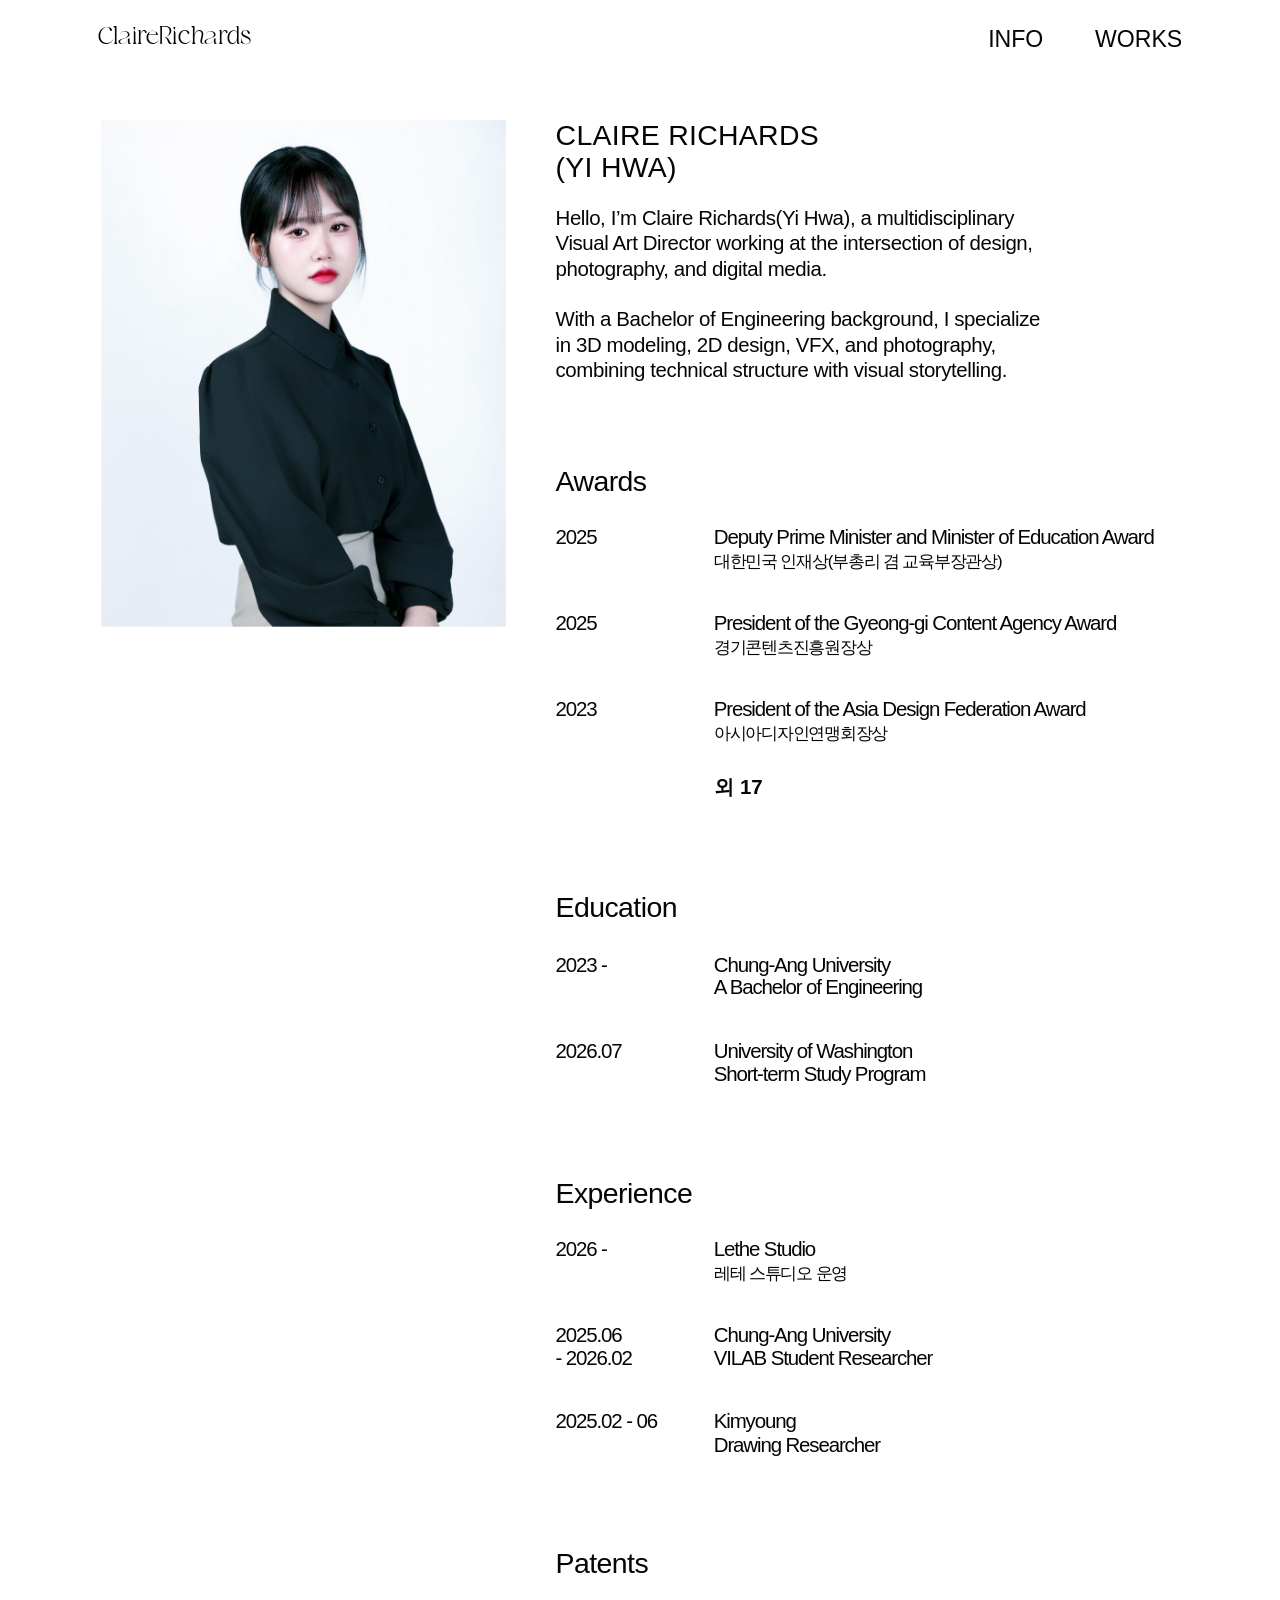
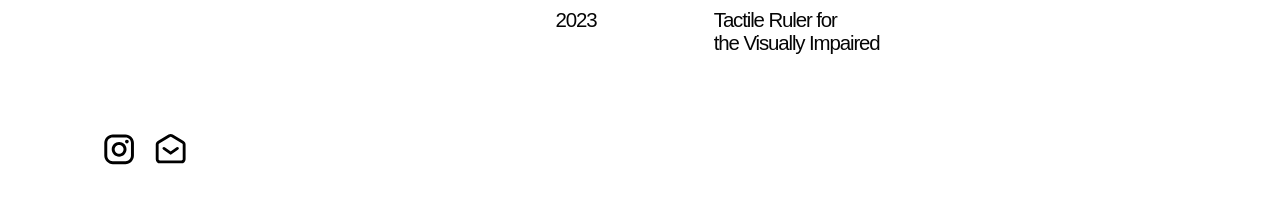
<file: info.html>
<!doctype html>
<html lang="ko">
<head>
  <meta charset="UTF-8" />
  <meta name="viewport" content="width=device-width, initial-scale=1.0" />
  <title>Info | Claire Richards</title>
  <meta name="description" content="Claire Richards profile, awards, education, experience, and patents." />
  <link rel="stylesheet" href="./styles.css" />
</head>

<body id="info">
  <div id="desktop-scale">
    <div id="page">
      <header id="top">
        <a id="logo" href="./index.html" aria-label="Claire Richards Home">ClaireRichards</a>

        <nav id="menu" aria-label="Main navigation">
          <a href="./info.html">INFO</a>
          <a href="./works.html">WORKS</a>
        </nav>
      </header>

      <main id="info-main">
        <section id="profile">
          <img
            id="profile-photo"
            src="./assets/images/info-profile.webp"
            alt="Portrait of Claire Richards"
          />

          <div id="profile-text">
            <h1>CLAIRE RICHARDS<br />(YI HWA)</h1>

            <p>Hello, I’m Claire Richards(Yi Hwa), a multidisciplinary Visual Art Director working at the intersection of design, photography, and digital media.</p>

            <p>With a Bachelor of Engineering background, I specialize in 3D modeling, 2D design, VFX, and photography, combining technical structure with visual storytelling.</p>
          </div>
        </section>

        <section id="info-list">
          <h2>Awards</h2>

          <div class="row">
            <span>2025</span>
            <p>Deputy Prime Minister and Minister of Education Award<br /><em>대한민국 인재상(부총리 겸 교육부장관상)</em></p>
          </div>

          <div class="row">
            <span>2025</span>
            <p>President of the Gyeong-gi Content Agency Award<br /><em>경기콘텐츠진흥원장상</em></p>
          </div>

          <div class="row">
            <span>2023</span>
            <p>President of the Asia Design Federation Award<br /><em>아시아디자인연맹회장상</em></p>
          </div>

          <p id="more-awards">외 17</p>

          <h2>Education</h2>

          <div class="row">
            <span>2023 -</span>
            <p>Chung-Ang University<br />A Bachelor of Engineering</p>
          </div>

          <div class="row">
            <span>2026.07</span>
            <p>University of Washington<br />Short-term Study Program</p>
          </div>

          <h2>Experience</h2>

          <div class="row">
            <span>2026 -</span>
            <p>Lethe Studio<br /><em>레테 스튜디오 운영</em></p>
          </div>

          <div class="row">
            <span>2025.06<br />- 2026.02</span>
            <p>Chung-Ang University<br />VILAB Student Researcher</p>
          </div>

          <div class="row">
            <span>2025.02 - 06</span>
            <p>Kimyoung<br />Drawing Researcher</p>
          </div>

          <h2>Patents</h2>

          <div class="row">
            <span>2023</span>
            <p>Tactile Ruler for<br />the Visually Impaired</p>
          </div>
        </section>
      </main>

      <footer id="sub-footer">
        <div id="social-icons" aria-label="Social links">
          <a href="https://www.instagram.com/_awhiii/" target="_blank" rel="noopener" aria-label="Instagram">
            <img src="./assets/icons/instagram.svg" alt="Instagram" />
          </a>

          <a href="mailto:awhiii.vd@gmail.com" aria-label="Email">
            <img id="email-icon" src="./assets/icons/email.svg" alt="Email" />
          </a>
        </div>

        <div id="footer-logo">Claire Richards</div>
      </footer>
    </div>
  </div>

  <script src="./scale.js"></script>
</body>
</html>
</file>
<file: styles.css>
/* =========================================================
   Claire Richards Portfolio
   - HTML 구조를 쉽게 보려고 id 위주로 작성함
   - 모바일 기본값 먼저 작성, 아래쪽 @media 안이 데스크탑
   - 폰트: Helvetica / Styalista / Pretendard만 사용
   - Styalista는 폰트 파일을 넣지 않았기 때문에, PC에 설치되어 있거나
     직접 웹폰트를 연결해야 실제로 적용됨
========================================================= */
@font-face {
  font-family: "Stalysta";
  src: url("./assets/fonts/Stalysta.ttf") format("truetype");
  font-weight: 400;
  font-style: normal;
  font-display: swap;
}

@import url("https://cdn.jsdelivr.net/gh/orioncactus/pretendard/dist/web/static/pretendard.css");

#page {
  width: 1440px;
  max-width: none;
  min-height: 0;
  margin: 0 auto;
  background: #fff;
  overflow: visible;
  position: relative;
}
:root {
  --paper: #ffffff;
  --screen-bg: #e9e9e9;
  --black: #050505;
  --side: 27px;

  --font-en: "Helvetica", sans-serif;
  --font-kr: "Pretendard", sans-serif;
  --font-logo: "Stalysta", serif;
}

* { box-sizing: border-box; }
html { scroll-behavior: smooth; }
body {
  margin: 0;
  color: var(--black);
  background: var(--screen-bg);
  font-family: var(--font-en), var(--font-kr);
}

a { color: inherit; text-decoration: none; }
a:hover { opacity: 0.6; }
img { display: block; }

/* 전체 모바일 종이 폭 */
#page {
  width: 100%;
  max-width: 390px;
  min-height: 100vh;
  margin: 0 auto;
  background: var(--paper);
  overflow: hidden;
}

/* 공통 상단 */
#top {
  display: flex;
  align-items: center;
  justify-content: space-between;
  padding: 77px var(--side) 0;
}

#logo {
  font-family: var(--font-logo);
  font-size: 19px;
  line-height: 1;
  letter-spacing: -0.055em;
}

#menu {
  display: flex;
  gap: 31px;
  align-items: center;
}

#menu a {
  font-family: var(--font-en);
  font-size: 16px;
  line-height: 1;
  letter-spacing: -0.035em;
}

/* =========================================================
   HOME / MOBILE
========================================================= */

#home-main {
  position: relative;
  padding: 43px var(--side) 0;
}

#home-title {
  margin: 0;
  font-family: var(--font-en);
  font-size: 31px;
  font-weight: 400;
  line-height: 1.26;
  letter-spacing: -0.04em;
}

#home-image {
  width: 226px;
  height: auto;
  margin: 19px 0 0 108px;
}

#home-text {
  width: 190px;
  margin: 17px 0 0 auto;
  font-family: var(--font-en);
  font-size: 31px;
  font-weight: 400;
  line-height: 1.29;
  letter-spacing: -0.02em;
  text-align: right;
}

#home-footer {
  padding: 41px 27px 11px;
}

#social-icons {
  display: flex;
  justify-content: flex-end;
  gap: 6px;
  margin-bottom: 15px;
}

#social-icons img {
  width: 24px;
  height: 24px;
}

#footer-logo {
  font-family: var(--font-logo);
  font-size: 60px;
  line-height: 0.82;
  letter-spacing: -0.058em;
  white-space: nowrap;
}

#email-icon {
  transform: translateY(-0.3px) scale(0.91);
  transform-origin: center;
}

/* =========================================================
   INFO / MOBILE
========================================================= */

#info-main {
  padding-top: 46px;
}

#profile {
  padding: 0 var(--side);
}

#profile-photo {
  width: 315px;
  height: auto;
  margin: 0 auto;
}

#profile h1 {
  margin: 18px 0 22px;
  font-family: var(--font-en);
  font-size: 33px;
  font-weight: 400;
  line-height: 1.13;
  letter-spacing: 0em;
}

#profile p {
  max-width: 280px;
  margin: -5px 0 18px;
  font-family: var(--font-en), var(--font-kr);
  font-size: 17px;
  line-height: 1.3;
  letter-spacing: 0em;
}

#info-list {
  padding: 31px var(--side) 0;
}

#info-list h2 {
  margin: 40px 0 22px;
  font-family: var(--font-en);
  font-size: 33px;
  font-weight: 400;
  line-height: 1.3;
  letter-spacing: 0em;
}

#info-list h2:first-child {
  margin-top: 0;
  text-align: right;
}

#info-list h2:nth-of-type(3) {
  margin-top: 65px;
  text-align: right;
}

#info-list h2:nth-of-type(4) {
  margin-top: 65px;
}

.row {
  display: grid;
  grid-template-columns: 92px 1fr;
  gap: 8px;
  margin-bottom: 30px;
}

.row span,
.row p {
  margin: 0px;
  font-family: var(--font-en), var(--font-kr);
  font-size: 16px;
  line-height: 1.4;
  letter-spacing: 0em;
}

.row p { text-align: right; }

.row em {
  display: block;
  margin-top: 3px;
  font-family: var(--font-kr);
  font-style: normal;
  font-size: 14px;
  font-weight: 500;
}

#more-awards {
  margin: 0px 0px 28px;
  text-align: right;
  font-family: var(--font-kr);
  font-size: 14px;
  font-weight: 600;
}

#sub-footer {
  padding: 44px 20px 14px var(--side);
}

#sub-footer #footer-logo{
  font-size: 58px;
  font-family: var(--font-logo);
  font-size: 60px;
  line-height: 0.82;
  letter-spacing: -0.054em;
  white-space: nowrap;
}

#email-icon {
  transform: translateY(-0.3px) scale(0.91);
  transform-origin: center;
}


/* =========================================================
   WORKS / MOBILE
========================================================= */

#works-main {
  padding: 35px 0 0;
}

#works-main h1 {
  margin: 0 0 34px var(--side);
  font-family: var(--font-en);
  font-size: 30px;
  font-weight: 500;
  line-height: 1;
  letter-spacing: 0.04em;
}

.work-card {
  margin: 0 0 66px;
  text-align: center;
}

.work-card img {
  width: 100%;
  height: auto;
}

.work-card p {
  margin: 12px 0 0;
  font-family: var(--font-en);
  font-size: 12px;
  line-height: 1.2;
  letter-spacing: -0.035em;
}

#muzigae img {
  width: 241px;
  margin: 0 auto;
}

#muzigae h2 {
  margin: -30px 0 6px;
  font-family: var(--font-logo);
  font-size: 27px;
  font-weight: 400;
  line-height: 1;
  letter-spacing: 0.02em;
}

#remind img {
  width: 241px;
  margin: 0 auto;
}

#sub-footer #footer-logo{
  font-size: 58px;
  font-family: var(--font-logo);
  font-size: 60px;
  line-height: 0.82;
  letter-spacing: -0.054em;
  white-space: nowrap;
}

#email-icon {
  transform: translateY(-0.3px) scale(0.91);
  transform-origin: center;
}


/* =========================================================
   VIDEO THUMBNAIL / MODAL
   - 모바일/데스크탑 공통
========================================================= */

.video-thumb {
  position: relative;
  display: block;
  width: 100%;
  padding: 0;
  border: 0;
  background: transparent;
  cursor: pointer;
  font: inherit;
  color: inherit;
}

#video-frame {
  width: min(92vw, 1280px);
  height: auto;
  aspect-ratio: 16 / 9;
  border: 0;
  background: #000;
}

.video-thumb img {
  width: 100%;
  height: auto;
  display: block;
}

.video-thumb span {
  position: absolute;
  inset: 0;

  display: flex;
  align-items: center;
  justify-content: center;

  font-family: var(--font-en);
  font-size: 14px;
  letter-spacing: 0.04em;
  color: #fff;

  background: rgba(0, 0, 0, 0.32);
  opacity: 0;
  transition: opacity 0.25s ease;
}

.video-thumb:hover span {
  opacity: 1;
}

/* 모바일은 hover가 없으니까 글자가 항상 너무 거슬리면 opacity 0 유지.
   눌러서 재생만 되게 둠. */
@media (max-width: 1023px) {
  .video-thumb span {
    font-size: 12px;
  }
}

/* 영상 모달 */
#video-modal {
  position: fixed;
  inset: 0;
  z-index: 9999;

  display: none;
  align-items: center;
  justify-content: center;

  padding: 24px;
  background: rgba(0, 0, 0, 0.86);
}

#video-modal.is-open {
  display: flex;
}

#video-player {
  width: min(100%, 1080px);
  max-height: 82vh;
  background: #000;
}

#video-close {
  position: fixed;
  top: 24px;
  right: 28px;
  z-index: 10000;

  border: 0;
  background: transparent;
  color: #fff;

  font-family: Helvetica, sans-serif;
  font-size: 42px;
  line-height: 1;
  cursor: pointer;
}

#video-close:hover {
  opacity: 0.6;
}


/* =========================================================
   작은 모바일 보정
========================================================= */

@media (max-width: 374px) {
  :root { --side: 24px; }
  #home-title, #home-text { font-size: 29px; }
  #home-image { width: 218px; margin-left: auto; }
  #footer-logo { font-size: 55px; }
  #profile-photo { width: 100%; }
}

/* =========================================================
   DESKTOP
   1024px 이상에서 데스크탑 디자인으로 변경
========================================================= */

/* =========================================================
   DESKTOP
   - 1440px 피그마 캔버스를 기준으로 배치
   - 창이 작아지면 #page 전체가 scale로 같이 줄어듦
   - 데스크탑 내부에서 글자/사진이 따로 움직이지 않음
========================================================= */

@media (min-width: 1024px) {
  body {
    background: #fff;
    overflow-x: visible;
  }

  #desktop-scale {
    width: 100%;
    display: flex;
    justify-content: center;
    overflow: visible;
  }

  #page {
    width: 1440px;
    max-width: none;
    min-height: 0;
    margin: 0;
    background: #fff;
    position: relative;
    overflow: visible;
  }

  #top {
    display: flex;
    align-items: center;
    justify-content: space-between;
    padding: 30px 30px 0;
  }

  #logo {
    font-size: 28px;
    letter-spacing: 0em;
  }

  #menu {
    display: flex;
    gap: 58px;
    align-items: center;
  }

  #menu a {
    font-size: 26px;
    letter-spacing: 0em;
  }

  /* ================= HOME / DESKTOP ================= */

  #home #page {
    height: 800px;
    overflow: visible;
  }

  #home-main {
    padding: 0;
    position: static;
  }

  #home-title {
    position: absolute;
    left: 31px;
    top: 360px;
    margin: 0;
    font-size: 35px;
    font-weight: 400;
    line-height: 1.13;
    letter-spacing: 0.02em;
  }

  #home-image {
    position: absolute;
    right: 29px;
    top: 150px;
    width: 400px;
    height: auto;
    margin: 0;
  }

  #home-text {
    position: absolute;
    left: auto;
    right: 460px;
    top: 363px;
    width: 150px;
    height: 75px;
    margin: 0;
    padding: 0;
  
    font-size: 14px;
    font-weight: 400;
    line-height: 1.28;
    letter-spacing: -0.035em;
    text-align: right;
    white-space: nowrap;
    overflow: visible;
  }

  #home-footer {
    position: absolute;
    left: 32px;
    bottom: 55px;
    padding: 0;
  }

  #home-footer #footer-logo {
    display: none;
  }

  #home-footer #social-icons {
    display: flex;
    justify-content: flex-start;
    position: absolute;
    left: 0;
    top: -5px;
    gap: 18px;
    margin: 0;
  }

  #home-footer #social-icons img {
    width: 43px;
    height: 43px;
  }

  #email-icon {
    transform: translateY(-0.3px) scale(0.91);
    transform-origin: center;
  }

  /* ================= INFO / DESKTOP ================= */

  #info #page {
    height: 2048px;
    overflow: visible;
  }

/* INFO 전체 영역은 좌표 고정용으로만 사용 */
#info-main {
  position: static;
  padding: 0;
}

/* 프로필 사진 + 소개글 묶음 */
#profile {
  position: absolute;
  left: 34px;
  top: 135px;

  display: grid;
  grid-template-columns: 455px 560px;
  gap: 56px;

  width: 1110px;
  padding: 0;
}

#profile-photo {
  width: 455px;
  height: auto;
  margin: 0;
}

#profile-text {
  width: 560px;
}

#profile h1 {
  margin: 0 0 24px;

  font-size: 32px;
  font-weight: 400;
  line-height: 1.12;
  letter-spacing: 0.01em;
}

#profile p {
  width: 560px;
  max-width: none;
  margin: 0 0 28px;

  font-size: 23px;
  line-height: 1.25;
  letter-spacing: -0.02em;
}

/* Awards / Education / Experience / Patents 전체 리스트 */
#info-list {
  position: absolute;
  left: 545px;
  top: 405px;

  width: 680px;
  margin: 0;
  padding: 0;
}

#info-list h2,
#info-list h2:first-child,
#info-list h2:nth-of-type(3),
#info-list h2:nth-of-type(4) {
  margin: 48px 0 30px;

  text-align: left;
  font-size: 32px;
  font-weight: 400;
  line-height: 1.3;
  letter-spacing: -0.02em;
}

#info-list h2:first-child {
  margin-top: 17%;
}

#info-list h2:nth-of-type(2),
#info-list h2:nth-of-type(3),
#info-list h2:nth-of-type(4) {
  margin-top: 100px;
}

.row {
  display: grid;
  grid-template-columns: 160px 1fr;
  gap: 18px;

  margin-bottom: 46px;
}

.row span,
.row p {
  margin: 0;

  font-size: 23px;
  line-height: 1.12;
  letter-spacing: -0.055em;
}

.row p {
  text-align: left;
}

.row em {
  display: block;
  margin-top: 3px;

  font-size: 19px;
  line-height: 1.15;
  font-style: normal;
}

#more-awards {
  margin: -12px 0 58px 178px;

  text-align: left;
  font-size: 23px;
}

/* INFO 하단 아이콘 */
#info #sub-footer {
  position: absolute;
  left: 34px;
  bottom: 60px;
  padding: 0;
}

#info #sub-footer #footer-logo {
  display: none;
}

#info #social-icons {
  display: flex;
  justify-content: flex-start;
  gap: 18px;
  margin: 0;
}

#info #social-icons img {
  width: 40px;
  height: 40px;
}

#email-icon {
  transform: translateY(-0.5px) scale(0.91);
  transform-origin: center;
}

  /* ================= WORKS / DESKTOP ================= */

  #works #page {
    height: 2048px;
    overflow: visible;
  }

  #works #top {
    padding: 28px 30px 0;
  }

  #works #logo {
    font-size: 34px;
  }

  #works #menu {
    gap: 58px;
  }

  #works #menu a {
    font-size: 30px;
  }

  #works-main {
    padding-top: 108px;
  }

  #works-main h1 {
    display: none;
  }

  #works-main :nth-of-type(2),
  #works-main :nth-of-type(3),
  #works-main :nth-of-type(4),
  #works-main :nth-of-type(5),
  #works-main :nth-of-type(6){
    padding-top: 5%;
  }

  .work-card {
    width: 800px;
    margin: 0 auto 132px;
    text-align: center;
  }

  .work-card img {
    width: 800px;
    height: auto;
    margin: 0 auto;
  }

  .work-card p {
    margin: 12px 0 0;
    font-size: 24px;
    line-height: 1.2;
    letter-spacing: -0.035em;
    text-align: center;
  }

  #muzigae {
    margin-bottom: 132px;
  }

  #muzigae img {
    width: 480px;
  }

  #remind img {
    width: 480px;
  }

  #works #sub-footer {
    padding: 0 0 34px;
    text-align: center;
  }

  #works #sub-footer #footer-logo {
    display: none;
  }

  #works #social-icons {
    display: flex;
    justify-content: center;
    gap: 14px;
    margin: 0;
  }

  #works #social-icons img {
    width: 44px;
    height: 44px;
  }

  #email-icon {
    transform: translateY(-1px) scale(0.91);
    transform-origin: center;
  }

}
</file>
